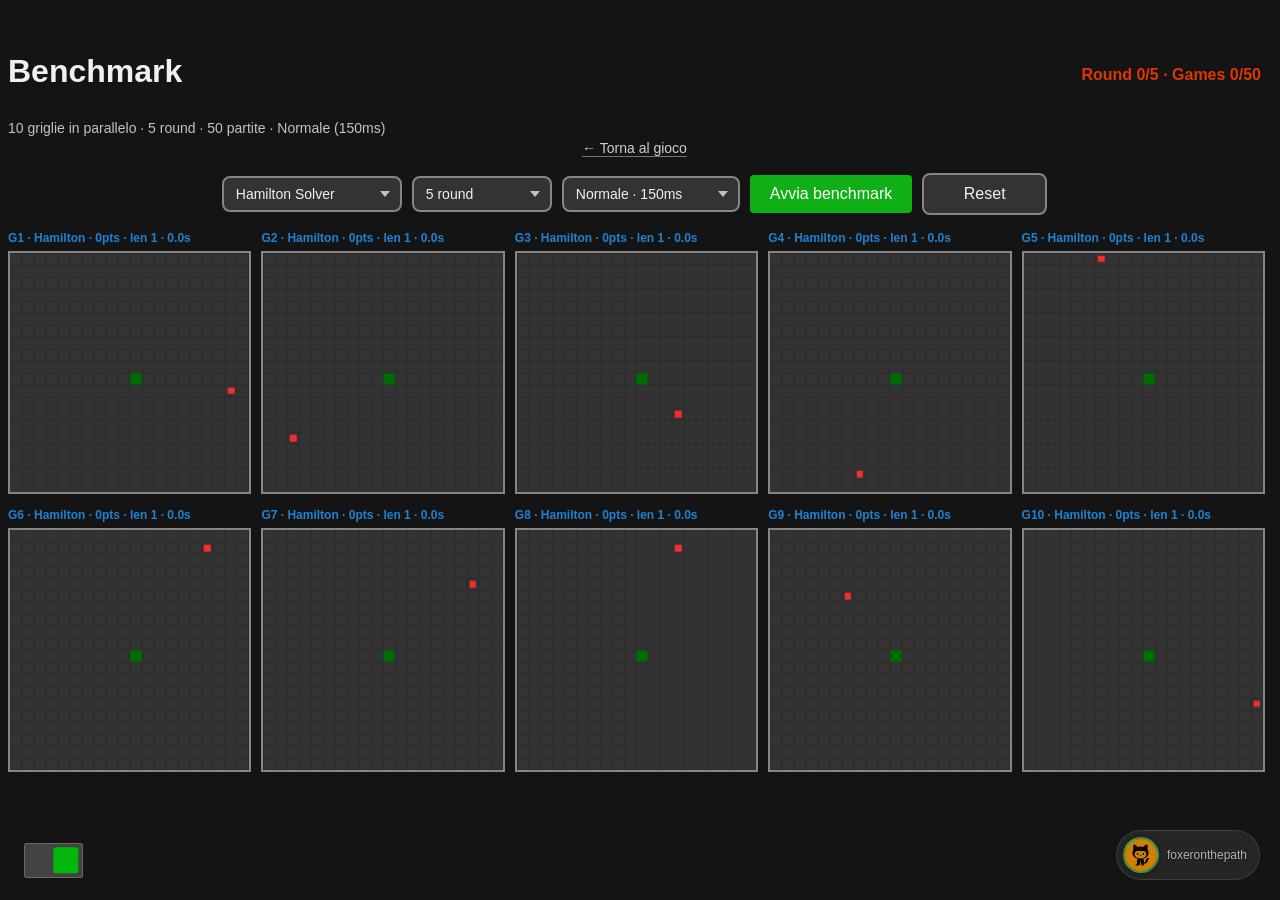
<file: benchmark.html>
<!DOCTYPE html>
<html lang="it">
  <head>
    <meta charset="UTF-8" />
    <meta name="viewport" content="width=device-width, initial-scale=1.0" />
    <meta
      name="description"
      content="Benchmark — 50 partite automatiche per testare gli autopilot"
    />
    <title>Benchmark — Snake Game</title>
    <link rel="icon" href="./assets/favicon.png" type="image/png" />
    <link rel="stylesheet" href="style.css" />
    <link rel="stylesheet" href="benchmark.css" />
  </head>
  <body>
    <div class="snow-container"></div>

    <main class="game-container benchmark-page">
      <header class="header">
        <div class="header-top">
          <h1>Benchmark</h1>
          <div class="score" aria-live="polite">
            <span id="progress-text">Round 0/5 · Games 0/50</span>
          </div>
        </div>
        <p class="benchmark-subtitle" id="benchmark-subtitle">
          10 griglie in parallelo · simulazione accelerata
        </p>
        <a class="benchmark-back-link" href="index.html">← Torna al gioco</a>
      </header>

      <section class="controls benchmark-toolbar">
        <div class="buttons">
          <div class="benchmark-select-wrap">
            <select id="autopilot-select" class="benchmark-select" aria-label="Seleziona autopilota">
              <option value="hamilton">Hamilton Solver</option>
              <option value="smart">Smart Autopilot</option>
              <option value="lawnmower">Lawnmower</option>
            </select>
          </div>
          <div class="benchmark-select-wrap">
            <select id="rounds-select" class="benchmark-select" aria-label="Numero di round">
              <option value="1">1 round</option>
              <option value="3">3 round</option>
              <option value="5" selected>5 round</option>
              <option value="10">10 round</option>
              <option value="20">20 round</option>
            </select>
          </div>
          <div class="benchmark-select-wrap">
            <select id="speed-select" class="benchmark-select" aria-label="Velocità simulazione">
              <option value="normal" selected>Normale · 150ms</option>
              <option value="fast">Veloce · 10ms</option>
              <option value="turbo">Turbo · 1ms</option>
              <option value="extreme">Extreme · 1ms burst</option>
            </select>
          </div>
          <button id="start-btn" type="button">Avvia benchmark</button>
          <button id="reset-btn" type="button">Reset</button>
        </div>
      </section>

      <section id="grids-container" aria-label="Griglie benchmark"></section>

      <section id="report-panel" class="hidden" aria-live="polite">
        <h2>Report finale</h2>
        <div id="report-body"></div>
      </section>
    </main>

    <label class="switch" id="snow-switch-container">
      <input type="checkbox" id="bottom-left-switch" checked />
      <span class="switch-tooltip" id="switch-tooltip">Snow OFF</span>
    </label>

    <div class="developer-credit">
      <div class="logo-container">
        <div class="logo-circle">
          <img
            src="./assets/logo.png"
            alt="Developer Logo"
            class="logo-image"
            onerror="this.style.display='none'; this.nextElementSibling.style.display='block';"
          />
          <span
            class="logo-fallback"
            style="display: none; color: white; font-size: 16px; font-weight: bold; text-shadow: 0 1px 2px rgba(0, 0, 0, 0.5);"
            >R</span
          >
        </div>
        <span class="nickname">foxeronthepath</span>
      </div>
    </div>

    <script src="./js/snow.js"></script>
    <script src="./js/autopilot.js"></script>
    <script src="./js/hamilton-solver.js"></script>
    <script src="./js/benchmark.js"></script>
  </body>
</html>
</file>
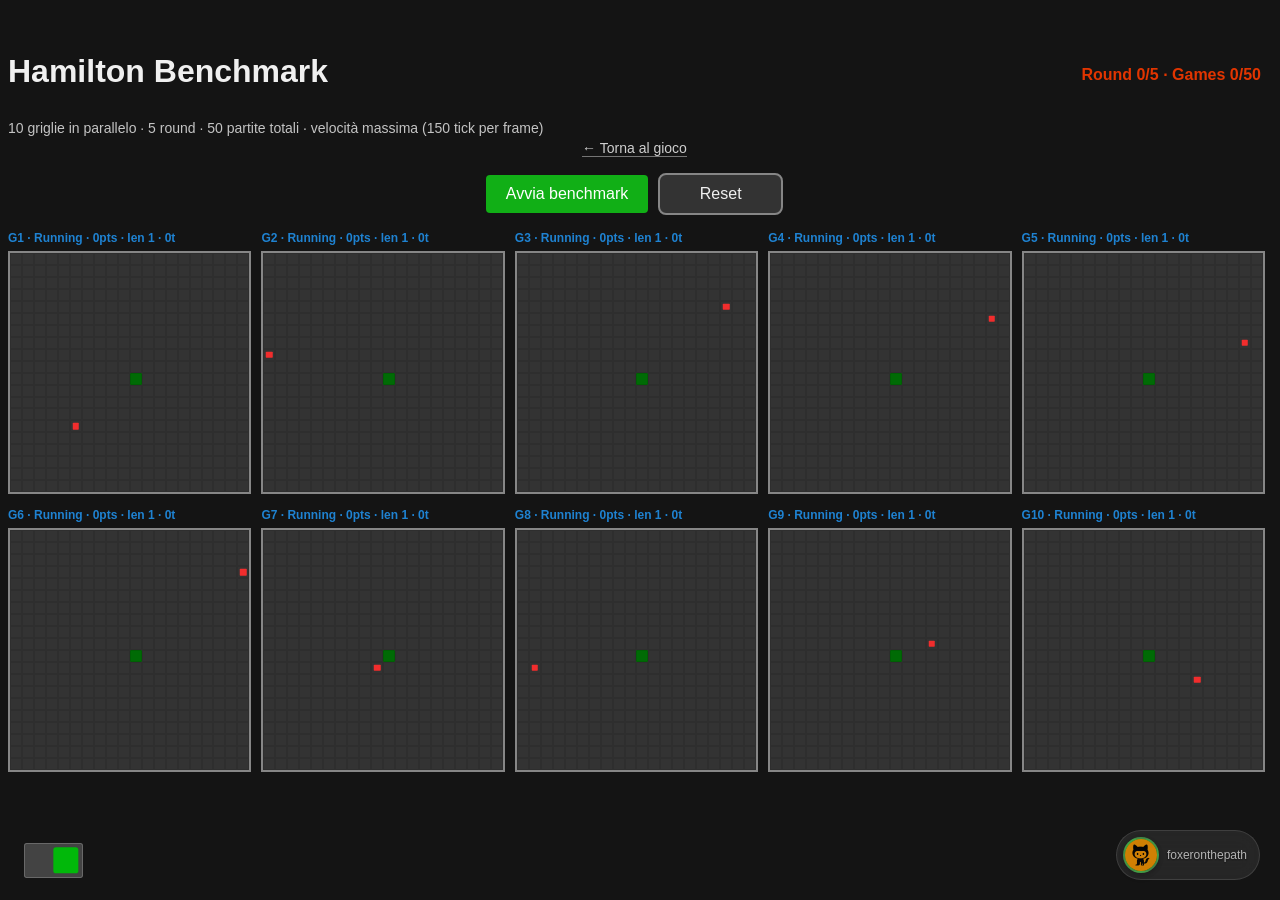
<file: hamilton-test.html>
<!DOCTYPE html>
<html lang="it">
  <head>
    <meta charset="UTF-8" />
    <meta name="viewport" content="width=device-width, initial-scale=1.0" />
    <meta
      name="description"
      content="Hamilton Solver benchmark — 50 partite automatiche"
    />
    <title>Hamilton Solver Benchmark — Snake Game</title>
    <link rel="icon" href="./assets/favicon.png" type="image/png" />
    <link rel="stylesheet" href="style.css" />
    <link rel="stylesheet" href="hamilton-test.css" />
  </head>
  <body>
    <div class="snow-container"></div>

    <main class="game-container benchmark-page">
      <header class="header">
        <div class="header-top">
          <h1>Hamilton Benchmark</h1>
          <div class="score" aria-live="polite">
            <span id="progress-text">Round 0/5 · Games 0/50</span>
          </div>
        </div>
        <p class="benchmark-subtitle">
          10 griglie in parallelo · 5 round · 50 partite totali · velocità massima
          (150 tick per frame)
        </p>
        <a class="benchmark-back-link" href="index.html">← Torna al gioco</a>
      </header>

      <section class="controls benchmark-toolbar">
        <div class="buttons">
          <button id="start-btn" type="button">Avvia benchmark</button>
          <button id="reset-btn" type="button">Reset</button>
        </div>
      </section>

      <section id="grids-container" aria-label="Griglie benchmark"></section>

      <section id="report-panel" class="hidden" aria-live="polite">
        <h2>Report finale</h2>
        <div id="report-body"></div>
      </section>
    </main>

    <label class="switch" id="snow-switch-container">
      <input type="checkbox" id="bottom-left-switch" checked />
      <span class="switch-tooltip" id="switch-tooltip">Snow OFF</span>
    </label>

    <div class="developer-credit">
      <div class="logo-container">
        <div class="logo-circle">
          <img
            src="./assets/logo.png"
            alt="Developer Logo"
            class="logo-image"
            onerror="this.style.display='none'; this.nextElementSibling.style.display='block';"
          />
          <span
            class="logo-fallback"
            style="display: none; color: white; font-size: 16px; font-weight: bold; text-shadow: 0 1px 2px rgba(0, 0, 0, 0.5);"
            >R</span
          >
        </div>
        <span class="nickname">foxeronthepath</span>
      </div>
    </div>

    <script src="./js/snow.js"></script>
    <script src="./js/hamilton-solver.js"></script>
    <script src="./js/hamilton-test.js"></script>
  </body>
</html>
</file>
<file: style.css>
* {
  user-select: none;
}


:root {
  --bg-color: rgba(0, 0, 0, 0.92);
  --text-color: #f0f0f0;
  --grid-bg: #333;
  --grid-border: #868686;
  --snake-color: #01b80a;
  --snake-border: #16831b;
  --snake-head-color: #006b05;
  --food-color: #f12d2d;
  --btn-bg-color: #f1f1f1;
  --grid-border-color: rgba(0, 0, 0, 0.1);
}

html {
  scrollbar-gutter: stable;
}

body {
  display: flex;
  flex-direction: column;
  justify-content: center;
  align-items: center;
  background: var(--bg-color);
  color: var(--text-color);
  font-family: Arial, sans-serif;
}

.game-container {
  display: flex;
  flex-direction: column;
  align-items: center;
  width: 100%;
  max-width: 650px;
  position: relative;
  z-index: 10;
}

.header {
  margin-top: 50px;
  text-align: center;
  align-items: center;
  width: 90%;
  transition: all 0.3s ease;
}

.header-top {
  display: flex;
  justify-content: space-between;
  align-items: center;
}

.score {
  font-size: 24px;
  font-weight: bold;
  color: #e23500;
}

.grid {
  display: grid;
  grid-template-columns: repeat(20, 30px);
  grid-template-rows: repeat(20, 30px);
  border: 2px solid var(--grid-border);
  background-color: var(--grid-bg);
  transition: background-color 0.3s, border-color 0.3s;
}

.cell {
  width: 30px;
  height: 30px;
  box-sizing: border-box;
  border: 1px solid var(--grid-border-color);
}

.snake {
  background-color: var(--snake-color);
  border-radius: 10%;
}

.snake-head {
  background-color: var(--snake-head-color);
  border: 1px solid var(--snake-head-border);
  border-radius: 10%;
}

.snake-eye {
  position: absolute;
  width: 6px;
  height: 6px;
  background-color: white;
  border-radius: 10%;
}

.food {
  position: relative;
}

@keyframes pulse {
  0% {
    transform: translate(-50%, -50%) scale(0.8);
  }
  50% {
    transform: translate(-50%, -50%) scale(1);
  }
  100% {
    transform: translate(-50%, -50%) scale(0.8);
  }
}

.food::after {
  content: "";
  position: absolute;
  top: 50%;
  left: 50%;
  transform: translate(-50%, -50%);
  width: 70%;
  height: 70%;
  background-color: var(--food-color);
  border-radius: 10%;
  animation: pulse 1.5s infinite ease-in-out;
}

.controls {
  margin-top: 20px;
  margin-bottom: 60px;
  text-align: center;
}

.control-hints {
  margin-top: 15px;
  max-height: 200px;
  overflow: hidden;
  transition: max-height 0.3s ease-in-out, opacity 0.3s ease-in-out;
  opacity: 1;
}

.control-hints.hidden {
  max-height: 0;
  opacity: 0;
  margin-top: 0;
}

.control-hints p {
  margin-bottom: 8px;
  font-size: 14px;
  color: var(--text-color);
  opacity: 0.8;
}

.control-hints strong {
  color: #ec211a !important;
  font-weight: bold !important;
}

.buttons {
  display: flex;
  gap: 10px;
  justify-content: center;
}

#start-btn,
#pause-btn {
  padding: 10px 20px;
  font-size: 16px;
  color: white;
  border: none;
  border-radius: 4px;
  cursor: pointer;
  transition: transform 0.2s, box-shadow 0.3s, background-color 0.3s;
  position: relative;
  overflow: hidden;
}

#help-btn {
  background: var(--grid-bg);
  color: var(--text-color);
  transition: all 0.3s ease;
  border: 2px solid var(--grid-border);
  border-radius: 8px;
  padding: 12px 16px;
  font-size: 1rem;
  cursor: pointer;
  margin-left: 20px;
  min-width: 110px;
}

#border-mode-btn {
  padding: 10px 20px;
  background-color: var(--food-color);
  font-size: 16px;
  color: white;
  border: none;
  border-radius: 4px;
  cursor: pointer;
  position: relative;
  overflow: hidden;
}


#border-mode-btn.wrap-mode {
  background: #11af16;
  color: white;
}

#start-btn {
  background-color: #11af16;
}

#pause-btn {
  background-color: #2196f3;
}

#start-btn:focus,
#pause-btn:focus,
#help-btn:focus,
#border-mode-btn:focus {
  outline: none;
}

.hidden {
  display: none;
}

.modal {
  position: fixed;
  top: 0;
  left: 0;
  width: 100vw;
  height: 100vh;
  background: rgba(0, 0, 0, 0.5);
  display: flex;
  align-items: center;
  justify-content: center;
  z-index: 1000;
}
.modal-content {
  background: var(--grid-bg);
  color: var(--text-color);
  padding: 32px 24px;
  border-radius: 12px;
  text-align: center;
  min-width: 250px;
  box-shadow: 0 4px 24px rgba(0, 0, 0, 0.2);
}
.modal.hidden {
  display: none;
}

#close-modal-btn {
  margin-top: 12px;
  padding: 12px 24px;
  font-size: 16px;
  background: #11af16;
  color: #fff;
  border: none;
  border-radius: 6px;
  cursor: pointer;
}

#final-score {
  color: #eb1111;
  font-size: 24px;
  font-weight: bold;
  margin-top: 12px;
}

/* Audio Controls */
.controls {
  position: relative;
}

.controls .buttons button:not(#audio-panel-toggle,#help-btn) {
  min-width: 125px;
  text-align: center;
}

.audio-toggle-btn {
  background: var(--grid-bg);
  color: var(--text-color);
  border: 2px solid var(--grid-border);
  border-radius: 8px;
  padding: 12px 16px;
  font-size: 1rem;
  cursor: pointer;
  transition: all 0.3s ease;
}

.audio-panel {
  position: absolute;
  bottom: calc(100% + 8px);
  left: 50%;
  transform: translateX(-50%);
  background: var(--grid-bg);
  border: 2px solid var(--grid-border);
  border-radius: 12px;
  padding: 1rem;
  min-width: 280px;
  box-shadow: 0 6px 20px rgba(0, 0, 0, 0.3);
  z-index: 1000;
}

.audio-panel h3 {
  margin: 0 0 1rem 0;
  color: var(--text-color);
  font-size: 1.1rem;
  text-align: center;
  border-bottom: 1px solid var(--grid-border);
  padding-bottom: 0.5rem;
}

.audio-control-group {
  margin-bottom: 1rem;
}

.audio-control-group:last-child {
  margin-bottom: 0;
}

.audio-control-header {
  display: flex;
  justify-content: space-between;
  align-items: center;
  margin-bottom: 0.5rem;
}

.audio-label {
  color: var(--text-color);
  font-weight: 500;
  font-size: 0.9rem;
}

.toggle-btn {
  background: #4caf50;
  color: white;
  border: none;
  border-radius: 4px;
  padding: 4px 8px;
  font-size: 0.8rem;
  font-weight: bold;
  cursor: pointer;
  transition: all 0.2s ease;
  min-width: 40px;
}

.toggle-btn.active {
  background: #4caf50;
}

.toggle-btn:not(.active) {
  background: #f44336;
}

.volume-control {
  display: flex;
  align-items: center;
  gap: 8px;
}

.volume-label {
  font-size: 0.8rem;
  color: var(--text-color);
  opacity: 0.7;
}

.volume-slider {
  flex: 1;
  height: 6px;
  border-radius: 3px;
  background: var(--grid-border-color);
  outline: none;
  cursor: pointer;
  appearance: none;
}

.volume-slider::-webkit-slider-thumb {
  appearance: none;
  width: 16px;
  height: 16px;
  border-radius: 50%;
  background: var(--snake-color);
  cursor: pointer;
  border: 2px solid var(--text-color);
  transition: all 0.2s ease;
}

.volume-slider::-webkit-slider-thumb:hover {
  transform: scale(1.2);
  box-shadow: 0 2px 6px rgba(0, 0, 0, 0.3);
}

.volume-slider::-moz-range-thumb {
  width: 16px;
  height: 16px;
  border-radius: 50%;
  background: var(--snake-color);
  cursor: pointer;
  border: 2px solid var(--text-color);
  transition: all 0.2s ease;
}

.volume-slider::-moz-range-thumb:hover {
  transform: scale(1.2);
  box-shadow: 0 2px 6px rgba(0, 0, 0, 0.3);
}

.volume-display {
  font-size: 0.8rem;
  color: var(--text-color);
  font-weight: 500;
  min-width: 35px;
  text-align: right;
}

/* Bottom Left Switch */
.switch {
  --false: var(--food-color);
  --true: var(--snake-color);
  position: fixed;
  bottom: 15px;
  left: 20px;
  z-index: 9999;
  cursor: pointer;
}

.switch-tooltip {
  position: absolute;
  bottom: calc(100% + 10px);
  left: 50%;
  transform: translateX(-50%);
  background-color: rgba(0, 0, 0, 0.85);
  color: white;
  padding: 8px 12px;
  border-radius: 6px;
  font-size: 12px;
  font-weight: 500;
  white-space: nowrap;
  opacity: 0;
  pointer-events: none;
  transition: opacity 0.3s ease;
  z-index: 10000;
  min-width: 60px;
  text-align: center;
}

.switch-tooltip::after {
  content: '';
  position: absolute;
  top: 100%;
  left: 50%;
  transform: translateX(-50%);
  border: 5px solid transparent;
  border-top-color: rgba(0, 0, 0, 0.85);
}

.switch-tooltip.show {
  opacity: 1;
}

.switch input[type=checkbox] {
  appearance: none;
  height: 2.2rem;
  width: 3.7rem;
  background-color: rgba(255, 255, 255, 0.2);
  position: relative;
  border-radius: .2em;
  cursor: pointer;
  border: 1px solid rgba(255, 255, 255, 0.2);
}

.switch input[type=checkbox]::before {
  content: '';
  display: block;
  height: 1.9em;
  width: 1.9em;
  transform: translate(-50%, -50%);
  position: absolute;
  top: 50%;
  left: calc(1.9em/2 + .3em);
  background-color: var(--false);
  border-radius: .2em;
  transition: .3s ease;
}

.switch input[type=checkbox]:checked::before {
  background-color: var(--true);
  left: calc(100% - (1.9em/2 + .3em));
}

/* Developer Credit */
.developer-credit {
  position: fixed;
  bottom: 20px;
  right: 20px;
  z-index: 9999;
  display: flex;
  flex-direction: column;
  align-items: flex-end;
  gap: 8px;
}

.benchmark-link {
  display: inline-block;
  padding: 6px 14px;
  font-size: 12px;
  font-weight: 600;
  color: var(--text-color);
  text-decoration: none;
  border-radius: 20px;
  background: rgba(255, 255, 255, 0.1);
  border: 1px solid rgba(255, 255, 255, 0.15);
  backdrop-filter: blur(10px);
  text-shadow: 0 1px 2px rgba(0, 0, 0, 0.8);
  transition: all 0.3s ease;
  user-select: none;
  opacity: 0.8;
}

.benchmark-link:hover {
  opacity: 1;
  transform: scale(1.05);
  background: rgba(155, 89, 182, 0.35);
  border-color: rgba(155, 89, 182, 0.6);
  color: #fff;
}

.logo-container {
  display: flex;
  align-items: center;
  gap: 8px;
  border-radius: 25px;
  padding: 6px 12px 6px 6px;
  backdrop-filter: blur(10px);
  transition: all 0.3s ease;
  opacity: 0.8;
}

.logo-container:hover {
  opacity: 1;
  transform: scale(1.05);
}

.logo-circle {
  width: 32px;
  height: 32px;
  border-radius: 50%;
  background: linear-gradient(
    135deg,
    var(--snake-color),
    var(--snake-head-color)
  );
  display: flex;
  align-items: center;
  justify-content: center;
  box-shadow: 0 2px 8px rgba(0, 0, 0, 0.3);
  border: 2px solid rgba(255, 255, 255, 0.3);
}

.logo-image {
  width: 100%;
  height: 100%;
  object-fit: cover;
  border-radius: 50%;
  transition: all 0.3s ease;
}

.nickname {
  color: var(--text-color);
  font-size: 12px;
  font-weight: 500;
  transition: all 0.3s ease;
  opacity: 0.9;
  user-select: none;
}

.logo-container {
  background: rgba(255, 255, 255, 0.1);
  border: 1px solid rgba(255, 255, 255, 0.15);
}

.nickname {
  text-shadow: 0 1px 2px rgba(0, 0, 0, 0.8);
}

::-webkit-scrollbar {
  width: 0.7em;
}

::-webkit-scrollbar-track {
  background: var(--grid-bg);
}

::-webkit-scrollbar-thumb {
  background: var(--snake-color);
  border-radius: 5px;
}

/* Snow Effect */
.snow-container {
  position: fixed;
  top: 0;
  left: 0;
  overflow: hidden;
  width: 100vw;
  height: 100vh;
  z-index: 1;
  pointer-events: none;
  opacity: 1;
  transition: opacity 0.8s ease-out;
}

.snow-container.fade-out {
  opacity: 0;
}

.snowflake {
  position: absolute;
  background-color: white;
  border-radius: 30%;
  opacity: 0.8;
  pointer-events: none;
}

@keyframes fall {
  0% {
    opacity: 0;
    transform: translateY(0);
  }
  10% {
    opacity: 1;
  }
  100% {
    opacity: 0.5;
    transform: translateY(100vh);
  }
}

@keyframes diagonal-fall {
  0% {
    opacity: 0;
    transform: translate(0, 0);
  }
  10% {
    opacity: 1;
  }
  100% {
    opacity: 0.25;
    transform: translate(10vw, 100vh);
  }
}
</file>
<file: benchmark.css>
/* Benchmark page — extends style.css */

.benchmark-page {
  max-width: 1320px;
  width: 100%;
  padding: 0 12px 48px;
}

.benchmark-page .header {
  margin-top: 24px;
  width: 100%;
}

.benchmark-page .header-top {
  flex-wrap: wrap;
  gap: 12px;
}

.benchmark-subtitle {
  margin: 8px 0 0;
  font-size: 14px;
  opacity: 0.8;
  text-align: left;
  width: 100%;
}

.benchmark-toolbar {
  margin-top: 16px;
  margin-bottom: 8px;
  width: 100%;
}

.benchmark-toolbar .buttons {
  flex-wrap: wrap;
  align-items: center;
  gap: 10px;
}

.benchmark-select-wrap {
  position: relative;
  display: inline-block;
}

.benchmark-select-wrap::after {
  content: "";
  position: absolute;
  right: 12px;
  top: 50%;
  transform: translateY(-50%);
  pointer-events: none;
  border-left: 5px solid transparent;
  border-right: 5px solid transparent;
  border-top: 6px solid var(--text-color);
  opacity: 0.75;
}

.benchmark-select {
  appearance: none;
  -webkit-appearance: none;
  -moz-appearance: none;
  padding: 8px 36px 8px 12px;
  font-size: 14px;
  color: var(--text-color);
  background: var(--grid-bg);
  border: 2px solid var(--grid-border);
  border-radius: 8px;
  cursor: pointer;
  min-width: 140px;
}

#autopilot-select {
  min-width: 180px;
}

.benchmark-select:disabled {
  opacity: 0.5;
  cursor: not-allowed;
}

.benchmark-select:focus,
.benchmark-select:focus-visible,
.benchmark-select:active,
.benchmark-select:hover {
  outline: none;
  border-color: var(--grid-border);
  background: var(--grid-bg);
  color: var(--text-color);
}

#reset-btn {
  background: var(--grid-bg);
  color: var(--text-color);
  border: 2px solid var(--grid-border);
  border-radius: 8px;
  padding: 10px 20px;
  font-size: 16px;
  cursor: pointer;
  min-width: 125px;
}

#reset-btn:disabled {
  opacity: 0.5;
  cursor: not-allowed;
}

#progress-text {
  font-size: 16px;
  font-weight: bold;
  color: #e23500;
  margin-left: 8px;
}

#grids-container {
  display: grid;
  grid-template-columns: repeat(5, 1fr);
  gap: 14px;
  width: 100%;
  margin-top: 8px;
}

@media (max-width: 1100px) {
  #grids-container {
    grid-template-columns: repeat(2, 1fr);
  }
}

@media (max-width: 520px) {
  #grids-container {
    grid-template-columns: 1fr;
  }
}

.grid-wrapper {
  display: flex;
  flex-direction: column;
  align-items: stretch;
}

.grid-status {
  font-size: 12px;
  font-weight: bold;
  margin-bottom: 6px;
  opacity: 0.85;
  white-space: nowrap;
  overflow: hidden;
  text-overflow: ellipsis;
}

.grid-status.status-idle {
  opacity: 0.65;
}

.grid-status.status-running {
  color: #2196f3;
}

.grid-status.status-win {
  color: var(--snake-color);
}

.grid-status.status-lose {
  color: var(--food-color);
}

.grid-status.status-timeout {
  color: #f5b041;
}

.benchmark-grid {
  display: grid;
  grid-template-columns: repeat(20, 1fr);
  grid-template-rows: repeat(20, 1fr);
  border: 2px solid var(--grid-border);
  background-color: var(--grid-bg);
  width: 100%;
  aspect-ratio: 1;
  transition: background-color 0.3s, border-color 0.3s;
}

.benchmark-grid .cell {
  width: auto;
  height: auto;
  min-width: 0;
  min-height: 0;
  box-sizing: border-box;
  border: 1px solid var(--grid-border-color);
}

.benchmark-grid .food::after {
  width: 65%;
  height: 65%;
}

#report-panel {
  width: 100%;
  margin-top: 24px;
  padding: 24px 20px;
  background: var(--grid-bg);
  border: 2px solid var(--grid-border);
  border-radius: 12px;
  box-shadow: 0 4px 24px rgba(0, 0, 0, 0.2);
}

#report-panel h2 {
  margin: 0 0 16px;
  text-align: center;
}

#report-panel h3 {
  margin: 20px 0 10px;
  font-size: 1rem;
  color: var(--text-color);
  opacity: 0.9;
  border-bottom: 1px solid var(--grid-border);
  padding-bottom: 6px;
}

.report-summary {
  display: grid;
  grid-template-columns: repeat(auto-fill, minmax(120px, 1fr));
  gap: 10px;
}

.stat-card {
  background: rgba(0, 0, 0, 0.25);
  border: 1px solid var(--grid-border-color);
  border-radius: 8px;
  padding: 12px 8px;
  text-align: center;
}

.stat-card.win .stat-value {
  color: var(--snake-color);
}

.stat-card.lose .stat-value {
  color: var(--food-color);
}

.stat-card.timeout .stat-value {
  color: #f5b041;
}

.stat-card.rate .stat-value {
  color: #e23500;
}

.stat-value {
  display: block;
  font-size: 1.5rem;
  font-weight: bold;
}

.stat-label {
  display: block;
  font-size: 12px;
  opacity: 0.75;
  margin-top: 4px;
}

.report-table {
  width: 100%;
  border-collapse: collapse;
  font-size: 14px;
}

.report-table th,
.report-table td {
  border-bottom: 1px solid var(--grid-border-color);
  padding: 8px 10px;
  text-align: left;
}

.report-table th {
  opacity: 0.8;
  font-weight: bold;
}

.win-cell {
  color: var(--snake-color);
  font-weight: bold;
}

.lose-cell {
  color: var(--food-color);
  font-weight: bold;
}

.detail-table {
  max-height: 300px;
  display: block;
  overflow: auto;
}

.detail-table thead,
.detail-table tbody {
  display: table;
  width: 100%;
}

.status-win {
  color: var(--snake-color);
  font-weight: bold;
}

.status-lose {
  color: var(--food-color);
  font-weight: bold;
}

.status-timeout {
  color: #f5b041;
  font-weight: bold;
}

.report-note {
  margin: 16px 0 0;
  font-size: 13px;
  opacity: 0.7;
  text-align: center;
}

.report-charts {
  display: grid;
  grid-template-columns: repeat(2, 1fr);
  gap: 16px;
  margin-bottom: 8px;
}

@media (max-width: 900px) {
  .report-charts {
    grid-template-columns: 1fr;
  }
}

.chart-card {
  background: rgba(0, 0, 0, 0.2);
  border: 1px solid var(--grid-border-color);
  border-radius: 10px;
  padding: 12px 12px 8px;
}

.chart-card.chart-wide {
  grid-column: 1 / -1;
}

.chart-card h4 {
  margin: 0 0 10px;
  font-size: 13px;
  font-weight: 600;
  color: var(--text-color);
  opacity: 0.9;
}

.report-chart {
  display: block;
  width: 100%;
  height: 220px;
}

.benchmark-back-link {
  display: inline-block;
  margin-top: 4px;
  font-size: 14px;
  color: var(--text-color);
  opacity: 0.85;
  text-decoration: none;
  border-bottom: 1px solid var(--grid-border);
}

.benchmark-back-link:hover {
  opacity: 1;
  color: var(--snake-color);
}
</file>
<file: hamilton-test.css>
/* Hamilton benchmark — extends style.css */

.benchmark-page {
  max-width: 1320px;
  width: 100%;
  padding: 0 12px 48px;
}

.benchmark-page .header {
  margin-top: 24px;
  width: 100%;
}

.benchmark-page .header-top {
  flex-wrap: wrap;
  gap: 12px;
}

.benchmark-subtitle {
  margin: 8px 0 0;
  font-size: 14px;
  opacity: 0.8;
  text-align: left;
  width: 100%;
}

.benchmark-toolbar {
  margin-top: 16px;
  margin-bottom: 8px;
  width: 100%;
}

.benchmark-toolbar .buttons {
  flex-wrap: wrap;
  align-items: center;
  gap: 10px;
}

#reset-btn {
  background: var(--grid-bg);
  color: var(--text-color);
  border: 2px solid var(--grid-border);
  border-radius: 8px;
  padding: 10px 20px;
  font-size: 16px;
  cursor: pointer;
  min-width: 125px;
}

#reset-btn:disabled {
  opacity: 0.5;
  cursor: not-allowed;
}

#progress-text {
  font-size: 16px;
  font-weight: bold;
  color: #e23500;
  margin-left: 8px;
}

#grids-container {
  display: grid;
  grid-template-columns: repeat(5, 1fr);
  gap: 14px;
  width: 100%;
  margin-top: 8px;
}

@media (max-width: 1100px) {
  #grids-container {
    grid-template-columns: repeat(2, 1fr);
  }
}

@media (max-width: 520px) {
  #grids-container {
    grid-template-columns: 1fr;
  }
}

.grid-wrapper {
  display: flex;
  flex-direction: column;
  align-items: stretch;
}

.grid-status {
  font-size: 12px;
  font-weight: bold;
  margin-bottom: 6px;
  opacity: 0.85;
  white-space: nowrap;
  overflow: hidden;
  text-overflow: ellipsis;
}

.grid-status.status-idle {
  opacity: 0.65;
}

.grid-status.status-running {
  color: #2196f3;
}

.grid-status.status-win {
  color: var(--snake-color);
}

.grid-status.status-lose {
  color: var(--food-color);
}

.grid-status.status-timeout {
  color: #f5b041;
}

.benchmark-grid {
  display: grid;
  grid-template-columns: repeat(20, 1fr);
  grid-template-rows: repeat(20, 1fr);
  border: 2px solid var(--grid-border);
  background-color: var(--grid-bg);
  width: 100%;
  aspect-ratio: 1;
  transition: background-color 0.3s, border-color 0.3s;
}

.benchmark-grid .cell {
  width: auto;
  height: auto;
  min-width: 0;
  min-height: 0;
  box-sizing: border-box;
  border: 1px solid var(--grid-border-color);
}

.benchmark-grid .food::after {
  width: 65%;
  height: 65%;
}

#report-panel {
  width: 100%;
  margin-top: 24px;
  padding: 24px 20px;
  background: var(--grid-bg);
  border: 2px solid var(--grid-border);
  border-radius: 12px;
  box-shadow: 0 4px 24px rgba(0, 0, 0, 0.2);
}

#report-panel h2 {
  margin: 0 0 16px;
  text-align: center;
}

#report-panel h3 {
  margin: 20px 0 10px;
  font-size: 1rem;
  color: var(--text-color);
  opacity: 0.9;
  border-bottom: 1px solid var(--grid-border);
  padding-bottom: 6px;
}

.report-summary {
  display: grid;
  grid-template-columns: repeat(auto-fill, minmax(120px, 1fr));
  gap: 10px;
}

.stat-card {
  background: rgba(0, 0, 0, 0.25);
  border: 1px solid var(--grid-border-color);
  border-radius: 8px;
  padding: 12px 8px;
  text-align: center;
}

.stat-card.win .stat-value {
  color: var(--snake-color);
}

.stat-card.lose .stat-value {
  color: var(--food-color);
}

.stat-card.timeout .stat-value {
  color: #f5b041;
}

.stat-card.rate .stat-value {
  color: #e23500;
}

.stat-value {
  display: block;
  font-size: 1.5rem;
  font-weight: bold;
}

.stat-label {
  display: block;
  font-size: 12px;
  opacity: 0.75;
  margin-top: 4px;
}

.report-table {
  width: 100%;
  border-collapse: collapse;
  font-size: 14px;
}

.report-table th,
.report-table td {
  border-bottom: 1px solid var(--grid-border-color);
  padding: 8px 10px;
  text-align: left;
}

.report-table th {
  opacity: 0.8;
  font-weight: bold;
}

.win-cell {
  color: var(--snake-color);
  font-weight: bold;
}

.lose-cell {
  color: var(--food-color);
  font-weight: bold;
}

.detail-table {
  max-height: 300px;
  display: block;
  overflow: auto;
}

.detail-table thead,
.detail-table tbody {
  display: table;
  width: 100%;
}

.status-win {
  color: var(--snake-color);
  font-weight: bold;
}

.status-lose {
  color: var(--food-color);
  font-weight: bold;
}

.status-timeout {
  color: #f5b041;
  font-weight: bold;
}

.report-note {
  margin: 16px 0 0;
  font-size: 13px;
  opacity: 0.7;
  text-align: center;
}

.benchmark-back-link {
  display: inline-block;
  margin-top: 4px;
  font-size: 14px;
  color: var(--text-color);
  opacity: 0.85;
  text-decoration: none;
  border-bottom: 1px solid var(--grid-border);
}

.benchmark-back-link:hover {
  opacity: 1;
  color: var(--snake-color);
}
</file>
